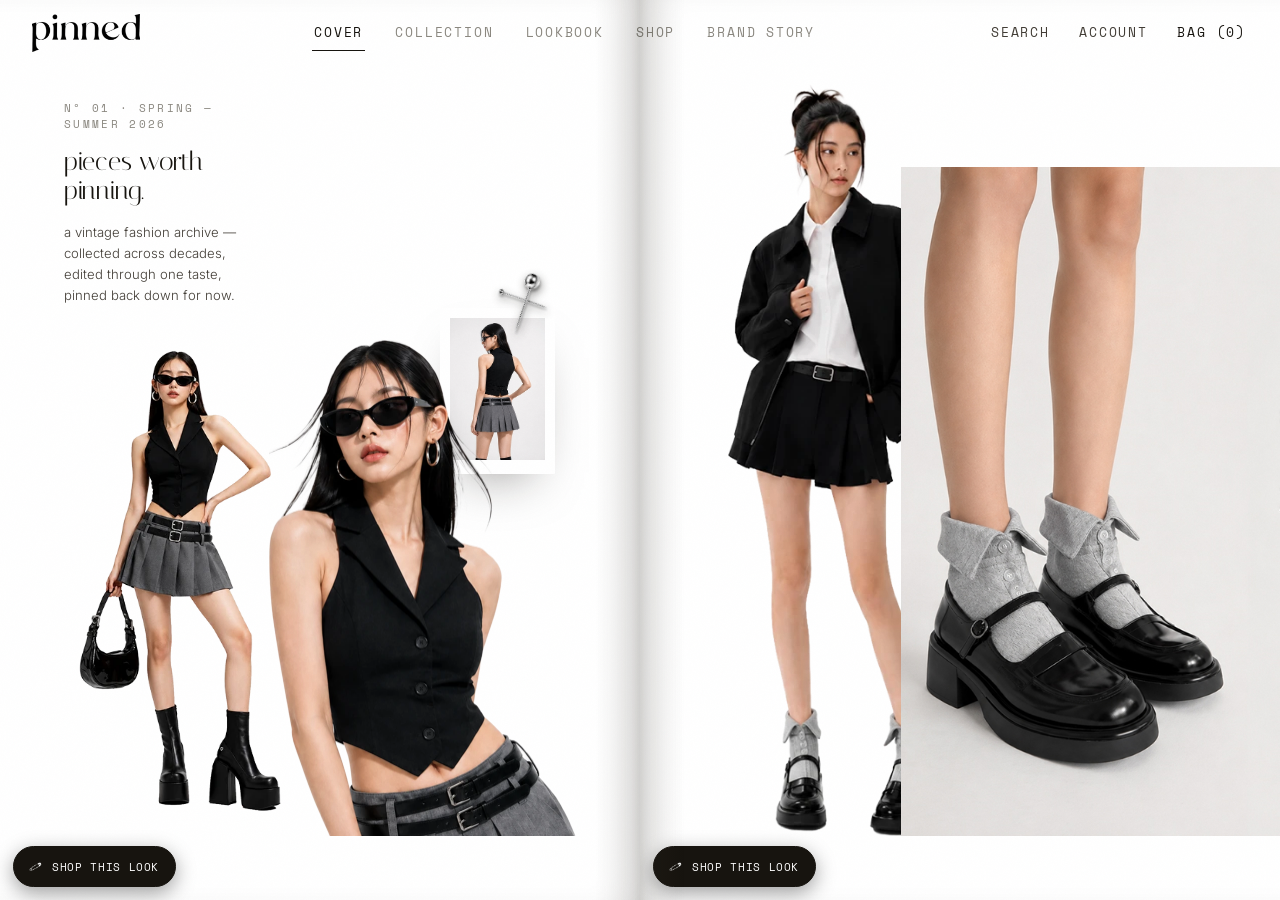
<file: index.html>
<!DOCTYPE html>
<html lang="en">
<head>
  <meta charset="UTF-8" />
  <meta name="viewport" content="width=device-width, initial-scale=1.0" />
  <title>pinned — pieces worth pinning.</title>
  <meta name="description" content="pinned — a vintage fashion archive, edited for now. a book you flip through." />
  <link rel="preconnect" href="https://fonts.googleapis.com" />
  <link rel="preconnect" href="https://fonts.gstatic.com" crossorigin />
  <link href="https://fonts.googleapis.com/css2?family=Italiana&family=Inter:wght@300;400;500&family=Space+Mono:wght@400;700&display=swap" rel="stylesheet" />
  <link rel="stylesheet" href="assets/css/styles.css" />
</head>
<body>
  <div class="progress" aria-hidden="true"><span id="progressBar"></span></div>

  <!-- masthead -->
  <header class="masthead">
    <a class="wordmark" href="#" id="goCover" aria-label="pinned — home">
      <img src="assets/img/pinned%20logo%201.svg" alt="pinned" />
    </a>
    <button class="hamburger" id="hamburgerBtn" aria-label="open menu" aria-expanded="false" aria-controls="mastheadNav">
      <span></span><span></span><span></span>
    </button>
    <div class="masthead-nav" id="mastheadNav">
      <nav class="gnb" id="gnb" aria-label="primary">
        <button data-spread="0">cover</button>
        <button data-spread="1">collection</button>
        <button data-spread="2">lookbook</button>
        <button data-spread="3">shop</button>
        <button data-spread="4">brand story</button>
      </nav>
      <div class="mast-right">
        <button class="mast-tool" id="navSearch">search</button>
        <a class="mast-tool" id="navAccount" href="login.html">account</a>
        <button class="mast-tool bag" id="openBoard" aria-haspopup="dialog">bag (<span id="boardCount">0</span>)</button>
      </div>
    </div>
  </header>

  <!-- =================================================================
       THE BOOK — pages authored here in reading order, then JS builds
       them into flippable leaves (or a vertical stack on small screens).
       ================================================================= -->
  <div class="book-scroll" id="bookScroll">
    <div class="book-stage">
      <div class="book" id="book" aria-label="pinned — flip through the archive"></div>
    </div>
  </div>

  <!-- page source (moved into the book by JS) -->
  <div id="pageSource" hidden>

    <!-- P0 · inside front — now the cover content -->
    <div class="page-face cover">
      <div class="cover-split">
        <div class="cover-left">
          <p class="issue-line" id="issueLine"></p>
          <h1 class="cover-title">pieces worth pinning.</h1>
          <p class="cover-sub">a vintage fashion archive — collected across decades,
            edited through one taste, pinned back down for now.</p>
          <figure class="cover-full-shot">
            <img src="assets/img/p1_model%20shot_full.webp" alt="full look — black halter vest, pleated mini skirt, platform boots" />
          </figure>
        </div>
        <div class="cover-right">
          <figure class="cover-big-shot">
            <img src="assets/img/p1_modelshot_big.webp" alt="new arrival, close up" />
          </figure>
          <figure class="cover-back-shot">
            <img class="cover-back-pin" src="assets/img/pin.webp" alt="" aria-hidden="true" />
            <img src="assets/img/p1%20model%20shot_back.jpg" alt="back view" />
          </figure>
        </div>
      </div>

    </div>

    <!-- P1 · cover — summer collection, companion spread -->
    <div class="page-face cover">
      <div class="mag-stage">
        <figure class="mag-model-shot">
          <img src="assets/img/socks%20model_%201.webp" alt="full look — black jacket, white shirt, pleated shorts, mary jane loafers" />
        </figure>
        <figure class="mag-close-shot">
          <img src="assets/img/socks%20close%20up.jpg" alt="mary jane loafers and collar socks, detail" />
        </figure>
      </div>
    </div>

    <!-- P2 · collection — look 01 -->
    <div class="page-face collection-page">
      <figure class="collection-shot">
        <img src="assets/img/collection%20white.jpg" alt="cream ruffle blouse, black shorts, heart-pattern socks" />
      </figure>
    </div>

    <!-- P3 · collection — look 02 -->
    <div class="page-face collection-page">
      <figure class="collection-shot">
        <img src="assets/img/collection%20red.webp" alt="red cutout top, khaki cargo mini skirt, heart charm" />
      </figure>
    </div>

    <!-- P4 · look picker — hero shot + spec panel + filmstrip -->
    <div class="page-face lookbook-page">
      <div class="lookbook-hero">
        <img id="lookbookHeroImg" src="" alt="" />
        <img id="lookbookHeroFull" class="lookbook-hero-full" src="" alt="" aria-hidden="true" />
      </div>
      <div class="lookbook-info">
        <div class="lookbook-kicker-row">
          <p class="kicker" id="lookbookKicker">look 01</p>
          <img class="lookbook-pin" src="assets/img/pin%202.webp" alt="" aria-hidden="true" />
        </div>
        <h2 class="lookbook-name" id="lookbookName"></h2>
        <hr class="lookbook-rule" />
        <p class="lookbook-desc" id="lookbookDesc"></p>
        <dl class="lookbook-specs">
          <div><dt>color</dt><dd id="lookbookColor"></dd></div>
          <div><dt>fabric</dt><dd id="lookbookFabric"></dd></div>
          <div><dt>size</dt><dd id="lookbookSize"></dd></div>
        </dl>
      </div>
      <div class="lookbook-filmstrip" id="lookbookFilmstrip"></div>
    </div>

    <!-- P5 · every photographed angle, laid out flat, plus the detail crops -->
    <div class="page-face lookbook-angles-page">
      <div class="lookbook-jump" id="lookbookJump"></div>
      <div class="lookbook-angles-row" id="lookbookAnglesRow"></div>
      <div class="lookbook-details">
        <p class="lookbook-details-heading">details</p>
        <div class="lookbook-details-row" id="lookbookDetailsRow"></div>
      </div>
    </div>

    <!-- P6 · shop — intro, filters, featured piece -->
    <div class="page-face shop-page">
      <h1 class="shop-title">shop</h1>
      <div class="shop-filters" id="shopFilters" role="tablist" aria-label="filter shop"></div>
      <div class="shop-filter-groups" id="shopFilterGroups">
        <div class="shop-filter-group" data-filter="color">
          <button class="shop-filter-group-head" type="button"><span>color</span><span class="shop-filter-toggle">+</span></button>
          <div class="shop-filter-options" id="shopColorOptions"></div>
        </div>
        <div class="shop-filter-group" data-filter="size">
          <button class="shop-filter-group-head" type="button"><span>size</span><span class="shop-filter-toggle">+</span></button>
          <div class="shop-filter-options" id="shopSizeOptions"></div>
        </div>
        <div class="shop-filter-group" data-filter="price">
          <button class="shop-filter-group-head" type="button"><span>price</span><span class="shop-filter-toggle">+</span></button>
          <div class="shop-filter-options" id="shopPriceOptions"></div>
        </div>
      </div>
    </div>

    <!-- P7 · shop grid -->
    <div class="page-face shop-grid-page">
      <div class="shop-grid" id="shopGrid"></div>
      <div class="shop-pagination" id="shopPagination"></div>
    </div>

    <!-- P8 · brand story — photo + pull quote -->
    <div class="page-face story-photo-page">
      <figure class="story-photo">
        <img src="assets/img/brand%20story%20model.webp" alt="pinned — archive, worn honestly" />
      </figure>
    </div>

    <!-- P9 · brand story — copy -->
    <div class="page-face pad">
      <p class="kicker story-kicker">brand story</p>
      <p class="story-lede">PINNED는 매 시즌 서로 잘 어울리는 아이템을 골라,<br>하나의 룩으로 소개하는 패션 아카이브입니다.</p>
      <p class="story-lede">좋아하는 아이템을 모아,<br>오래 기억하고 싶은 하나의 룩으로 남깁니다.</p>
      <div class="story-tagline">
        <p>A FASHION ARCHIVE.</p>
        <p>PIECES WORTH PINNING.</p>
        <img class="story-tagline-pin" src="assets/img/pin%202.webp" alt="" aria-hidden="true" />
      </div>
    </div>

  </div>

  <!-- PRODUCT DETAIL OVERLAY -->
  <div class="overlay" id="detailOverlay" role="dialog" aria-modal="true" aria-labelledby="detailName" hidden>
    <div class="overlay-scrim" data-close></div>
    <article class="detail-card">
      <button class="overlay-close" data-close aria-label="close">×</button>
      <div class="detail-plate">
        <figure class="pinned-photo tone-fog" id="detailFigure">
          <div class="plate-fill" id="detailPlate"></div>
          <figcaption id="detailCaption"></figcaption>
        </figure>
      </div>
      <div class="detail-body">
        <p class="detail-house" id="detailHouse"></p>
        <h3 class="detail-name" id="detailName"></h3>
        <p class="detail-era" id="detailEra"></p>
        <p class="detail-note" id="detailNote"></p>
        <dl class="detail-specs" id="detailSpecs"></dl>
        <div class="detail-size">
          <p class="detail-size-label">size</p>
          <div class="size-select" id="detailSizeSelect"></div>
        </div>
        <div class="detail-foot">
          <span class="detail-price" id="detailPrice"></span>
          <div class="detail-actions">
            <button class="cta pin-btn" id="detailPin">pin this piece</button>
            <button class="cta solid" id="detailBuy">buy now</button>
          </div>
        </div>
      </div>
    </article>
  </div>

  <!-- PINNED BOARD SLIDE-OVER -->
  <div class="board-panel" id="boardPanel" role="dialog" aria-modal="true" aria-label="bag" hidden>
    <div class="board-scrim" data-board-close></div>
    <aside class="board-sheet">
      <header class="board-header">
        <div>
          <p class="kicker">bag</p>
        </div>
        <button class="overlay-close" data-board-close aria-label="close board">×</button>
      </header>
      <div class="board-body" id="boardBody"></div>
      <footer class="board-footer" id="boardFooter"></footer>
    </aside>
  </div>

  <!-- SEARCH DROPDOWN -->
  <div class="search-panel" id="searchPanel" role="dialog" aria-modal="true" aria-label="search" hidden>
    <div class="search-scrim" data-search-close></div>
    <div class="search-sheet">
      <div class="search-inner">
        <div class="search-bar-row">
          <span class="search-icon" aria-hidden="true"><svg viewBox="0 0 24 24"><circle cx="10.5" cy="10.5" r="6.5" /><line x1="15.5" y1="15.5" x2="21" y2="21" /></svg></span>
          <input type="text" id="searchInput" class="search-input" placeholder="search by name, color, category…" autocomplete="off" />
          <button class="search-close" data-search-close aria-label="close search">×</button>
        </div>
        <div class="search-body" id="searchBody"></div>
      </div>
    </div>
  </div>

  <div class="toast" id="toast" role="status" aria-live="polite"></div>

  <script src="assets/js/data.js"></script>
  <script src="assets/js/silhouettes.js"></script>
  <script src="assets/js/app.js"></script>
</body>
</html>
</file>
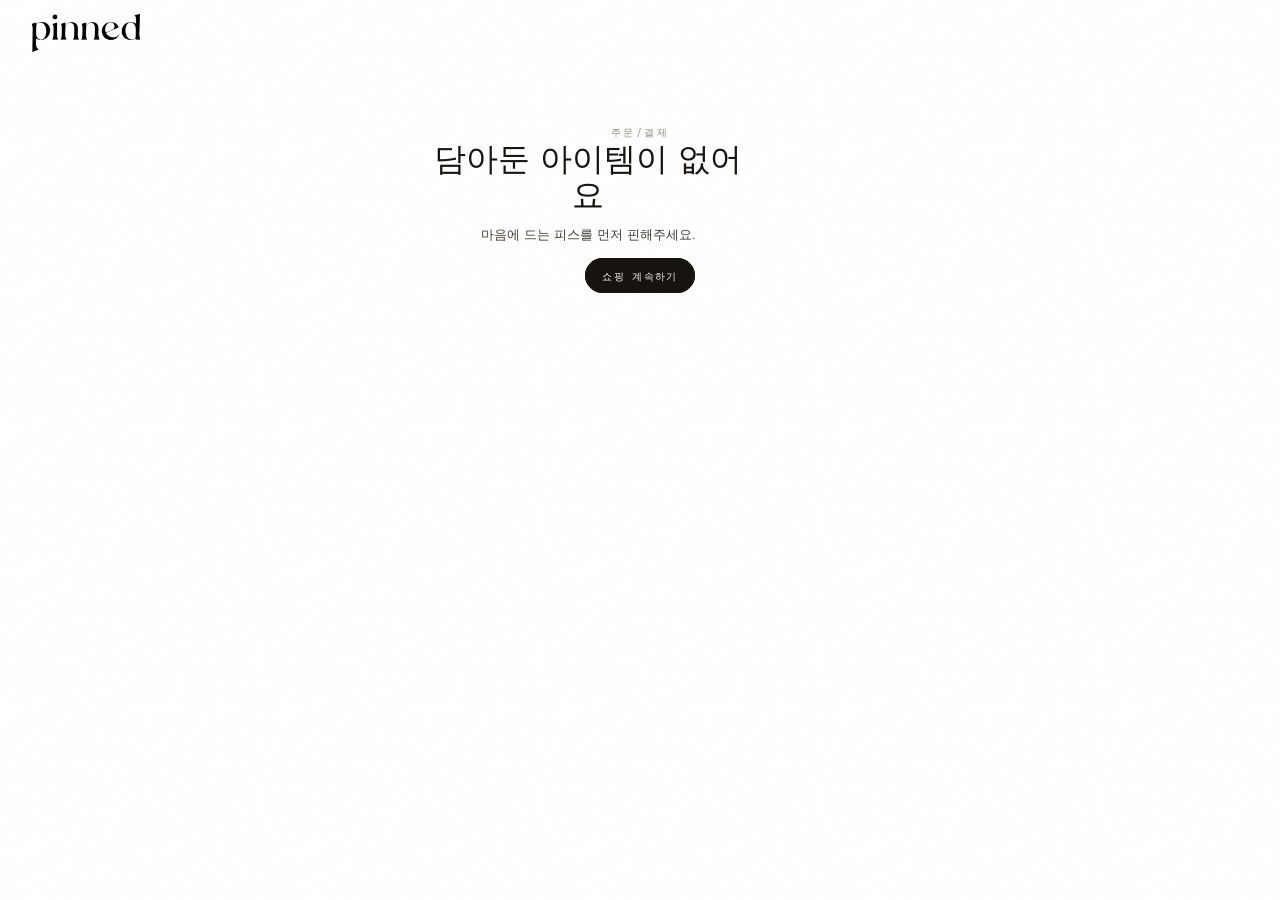
<file: checkout.html>
<!DOCTYPE html>
<html lang="ko">
<head>
  <meta charset="UTF-8" />
  <meta name="viewport" content="width=device-width, initial-scale=1.0" />
  <title>주문/결제 — pinned</title>
  <meta name="description" content="pinned 주문/결제 — 담아둔 아이템을 확인하고 결제를 진행하세요." />
  <link rel="preconnect" href="https://fonts.googleapis.com" />
  <link rel="preconnect" href="https://fonts.gstatic.com" crossorigin />
  <link href="https://fonts.googleapis.com/css2?family=Italiana&family=Inter:wght@300;400;500&family=Space+Mono:wght@400;700&display=swap" rel="stylesheet" />
  <link rel="stylesheet" href="assets/css/styles.css" />
</head>
<body>
  <header class="masthead">
    <a class="wordmark" href="index.html" aria-label="pinned — home">
      <img src="assets/img/pinned%20logo%201.svg" alt="pinned" />
    </a>
  </header>

  <main class="checkout-main">
    <div class="checkout-wrap" id="checkoutWrap"></div>
  </main>

  <div class="toast" id="toast" role="status" aria-live="polite"></div>

  <script src="assets/js/data.js"></script>
  <script>
    (function () {
      "use strict";
      const DATA = window.PINNED_DATA;
      const { pieces } = DATA;
      const byId = (id) => pieces.find((p) => p.id === id);
      const $ = (s, r = document) => r.querySelector(s);
      const $$ = (s, r = document) => [...r.querySelectorAll(s)];
      const money = (n) => `${n.toLocaleString()}원`;

      const STORE = "pinned.board.v1";
      const QTY_STORE = "pinned.board.qty.v1";
      const getPins = () => { try { return JSON.parse(localStorage.getItem(STORE)) || []; } catch { return []; } };
      const getQtyMap = () => { try { return JSON.parse(localStorage.getItem(QTY_STORE)) || {}; } catch { return {}; } };
      const getQty = (id) => getQtyMap()[id] || 1;

      const SHIPPING_FEE = 3000;
      const FREE_SHIPPING_MIN = 50000;

      let toastTimer;
      function toast(msg) {
        const t = $("#toast");
        t.textContent = msg; t.classList.add("show");
        clearTimeout(toastTimer);
        toastTimer = setTimeout(() => t.classList.remove("show"), 2200);
      }

      const wrap = $("#checkoutWrap");

      function renderEmpty() {
        wrap.innerHTML = `
          <div class="checkout-empty">
            <p class="kicker">주문/결제</p>
            <h1 class="page-head">담아둔 아이템이 없어요</h1>
            <p class="body">마음에 드는 피스를 먼저 핀해주세요.</p>
            <a class="cta solid" href="index.html">쇼핑 계속하기</a>
          </div>`;
      }

      function renderCheckout() {
        const list = getPins().map(byId).filter(Boolean);
        if (!list.length) { renderEmpty(); return; }

        const subtotal = list.reduce((s, p) => s + p.price * getQty(p.id), 0);
        const shipping = subtotal >= FREE_SHIPPING_MIN ? 0 : SHIPPING_FEE;
        const discount = list.length >= 2 ? Math.round(subtotal * 0.05) : 0;
        const total = subtotal + shipping - discount;

        wrap.innerHTML = `
          <p class="kicker">checkout</p>
          <h1 class="page-head">주문/결제</h1>
          <div class="checkout-grid">
            <section class="checkout-left">
              <h2 class="checkout-section-title">주문 상품 (${list.length})</h2>
              <div class="checkout-items">
                ${list.map((p) => `
                  <div class="board-row">
                    <div class="board-thumb ${p.image ? "photo-real" : `tone-${p.tone}`}">
                      ${p.image ? `<div class="plate-fill photo"><img src="${p.image}" alt="${p.name}" /></div>` : ""}
                    </div>
                    <div class="board-info">
                      <h4>${p.name}</h4>
                      <p class="board-meta">size / ${p.size} · qty / ${getQty(p.id)}</p>
                    </div>
                    <div class="board-row-side">
                      <div class="bprice">${money(p.price * getQty(p.id))}</div>
                    </div>
                  </div>`).join("")}
              </div>

              <h2 class="checkout-section-title">배송 정보</h2>
              <form class="login-form checkout-form" id="shippingForm">
                <div class="checkout-form-row">
                  <label>받는 사람<input type="text" id="shipName" required autocomplete="name" /></label>
                  <label>연락처<input type="tel" id="shipPhone" required autocomplete="tel" placeholder="010-0000-0000" /></label>
                </div>
                <label>배송 주소<input type="text" id="shipAddress" required autocomplete="street-address" /></label>
                <label>배송 메모 (선택)<input type="text" id="shipMemo" placeholder="예: 부재 시 경비실에 맡겨주세요" /></label>
              </form>

              <h2 class="checkout-section-title">결제 수단</h2>
              <div class="payment-options" id="paymentOptions">
                <label class="payment-option"><input type="radio" name="pay" value="card" checked /> 신용·체크카드</label>
                <label class="payment-option"><input type="radio" name="pay" value="kakao" /> 카카오페이</label>
                <label class="payment-option"><input type="radio" name="pay" value="naver" /> 네이버페이</label>
              </div>
            </section>

            <aside class="checkout-right">
              <div class="checkout-summary-card">
                <div class="board-summary">
                  <div class="board-summary-row"><span>subtotal</span><span>${money(subtotal)}</span></div>
                  <div class="board-summary-row"><span>shipping</span><span>${shipping === 0 ? "free" : money(shipping)}</span></div>
                  ${discount > 0 ? `<div class="board-summary-row"><span>discount</span><span>-${money(discount)}</span></div>` : ""}
                </div>
                <div class="board-total"><span class="lbl">total</span><span class="val">${money(total)}</span></div>
                <button type="button" class="cta solid" style="width:100%" id="placeOrderBtn">결제하기</button>
                <a class="board-continue" href="index.html">쇼핑 계속하기</a>
              </div>
            </aside>
          </div>`;

        $("#placeOrderBtn").addEventListener("click", () => {
          const form = $("#shippingForm");
          if (!form.reportValidity()) { toast("배송 정보를 입력해주세요"); return; }
          const pay = $("input[name=pay]:checked", $("#paymentOptions")).value;
          const payLabel = { card: "신용·체크카드", kakao: "카카오페이", naver: "네이버페이" }[pay];
          renderSuccess(total, payLabel);
          localStorage.removeItem(STORE);
          localStorage.removeItem(QTY_STORE);
        });
      }

      function renderSuccess(total, payLabel) {
        const orderNo = `PN${Date.now().toString().slice(-8)}`;
        wrap.innerHTML = `
          <div class="checkout-success">
            <p class="kicker">order complete</p>
            <h1 class="page-head">주문이 완료됐어요</h1>
            <p class="body">데모 결제라 실제로 청구되지는 않아요 — 그래도 취향은 진짜예요.</p>
            <dl class="detail-specs checkout-success-specs">
              <dt>주문번호</dt><dd>${orderNo}</dd>
              <dt>결제수단</dt><dd>${payLabel}</dd>
              <dt>결제금액</dt><dd>${money(total)}</dd>
            </dl>
            <a class="cta solid" href="index.html">쇼핑 계속하기</a>
          </div>`;
      }

      renderCheckout();
    })();
  </script>
</body>
</html>
</file>
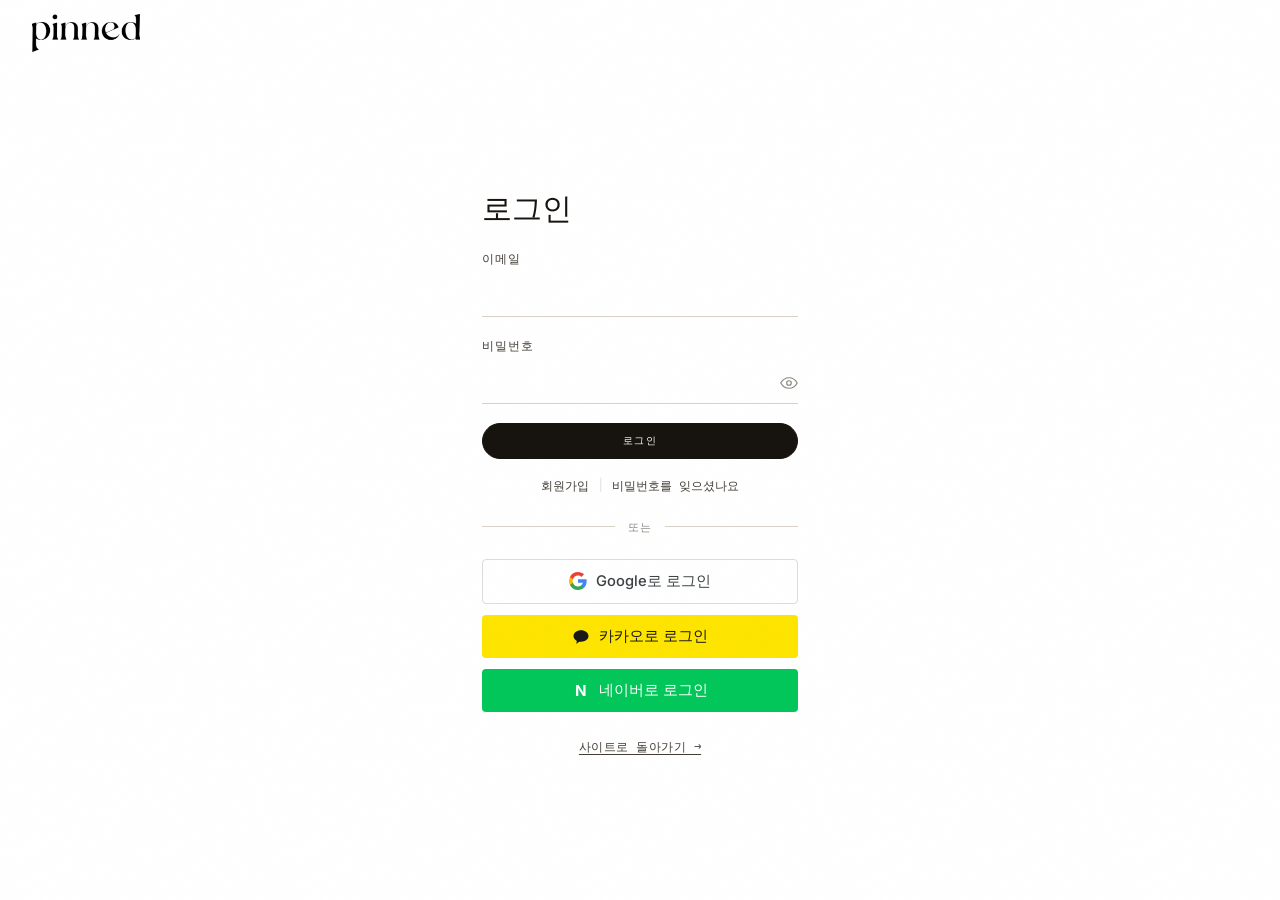
<file: login.html>
<!DOCTYPE html>
<html lang="ko">
<head>
  <meta charset="UTF-8" />
  <meta name="viewport" content="width=device-width, initial-scale=1.0" />
  <title>로그인 — pinned</title>
  <meta name="description" content="pinned 로그인 — 시즌마다 새로 소개하는 패션 아카이브." />
  <link rel="preconnect" href="https://fonts.googleapis.com" />
  <link rel="preconnect" href="https://fonts.gstatic.com" crossorigin />
  <link href="https://fonts.googleapis.com/css2?family=Italiana&family=Inter:wght@300;400;500&family=Space+Mono:wght@400;700&display=swap" rel="stylesheet" />
  <link rel="stylesheet" href="assets/css/styles.css" />
</head>
<body>
  <header class="masthead">
    <a class="wordmark" href="index.html" aria-label="pinned — home">
      <img src="assets/img/pinned%20logo%201.svg" alt="pinned" />
    </a>
  </header>

  <main class="login-page-main">
    <article class="login-card" id="loginCard"></article>
  </main>

  <div class="toast" id="toast" role="status" aria-live="polite"></div>

  <script>
    (function () {
      "use strict";
      const ACCOUNT_STORE = "pinned.account.v1";
      const $ = (s) => document.querySelector(s);
      const $$ = (s) => [...document.querySelectorAll(s)];
      const getAccount = () => { try { return JSON.parse(localStorage.getItem(ACCOUNT_STORE)); } catch { return null; } };
      const saveAccount = (a) => localStorage.setItem(ACCOUNT_STORE, JSON.stringify(a));
      const clearAccount = () => localStorage.removeItem(ACCOUNT_STORE);

      let toastTimer;
      function toast(msg) {
        const t = $("#toast");
        t.textContent = msg; t.classList.add("show");
        clearTimeout(toastTimer);
        toastTimer = setTimeout(() => t.classList.remove("show"), 2200);
      }

      const EYE_OPEN = `<svg viewBox="0 0 24 24"><path d="M1 12s4-7 11-7 11 7 11 7-4 7-11 7-11-7-11-7z"/><circle cx="12" cy="12" r="3"/></svg>`;
      const EYE_OFF = `<svg viewBox="0 0 24 24"><path d="M17.94 17.94A10.94 10.94 0 0 1 12 19c-7 0-11-7-11-7a21.8 21.8 0 0 1 5.06-5.94M9.9 4.24A10.94 10.94 0 0 1 12 4c7 0 11 7 11 7a21.8 21.8 0 0 1-2.94 3.94M14.12 14.12a3 3 0 1 1-4.24-4.24"/><line x1="1" y1="1" x2="23" y2="23"/></svg>`;

      const card = $("#loginCard");

      function render() {
        const account = getAccount();
        if (account) {
          card.innerHTML = `
            <div class="login-signed-in">
              <h1 class="page-head">다시 오셨네요.</h1>
              <p class="body"><strong>${account.email}</strong>(으)로 로그인되어 있어요.</p>
              <button class="cta solid" style="width:100%" id="signOutBtn">로그아웃</button>
              <a class="board-continue" href="index.html">사이트로 돌아가기 →</a>
            </div>`;
          $("#signOutBtn").addEventListener("click", () => { clearAccount(); render(); });
        } else {
          card.innerHTML = `
            <h1 class="page-head">로그인</h1>
            <form id="loginForm" class="login-form">
              <label>이메일<input type="email" id="loginEmail" required autocomplete="email" /></label>
              <label>비밀번호
                <div class="password-field">
                  <input type="password" id="loginPassword" required autocomplete="current-password" />
                  <button type="button" class="password-toggle" id="pwToggle" aria-label="비밀번호 표시">${EYE_OPEN}</button>
                </div>
              </label>
              <button type="submit" class="cta solid" style="width:100%">로그인</button>
            </form>
            <div class="login-links">
              <button type="button" id="signupLink">회원가입</button>
              <span class="login-links-sep">|</span>
              <button type="button" id="forgotLink">비밀번호를 잊으셨나요</button>
            </div>
            <div class="login-divider"><span>또는</span></div>
            <div class="social-login">
              <button type="button" class="social-btn social-google" data-social="google">
                <svg viewBox="0 0 18 18" aria-hidden="true">
                  <path fill="#4285F4" d="M17.64 9.2c0-.637-.057-1.251-.164-1.84H9v3.481h4.844a4.14 4.14 0 0 1-1.796 2.716v2.259h2.908c1.702-1.567 2.684-3.874 2.684-6.615z"/>
                  <path fill="#34A853" d="M9 18c2.43 0 4.467-.806 5.956-2.18l-2.908-2.259c-.806.54-1.837.86-3.048.86-2.344 0-4.328-1.584-5.036-3.711H.957v2.332A8.997 8.997 0 0 0 9 18z"/>
                  <path fill="#FBBC05" d="M3.964 10.71A5.41 5.41 0 0 1 3.682 9c0-.593.102-1.17.282-1.71V4.958H.957A8.996 8.996 0 0 0 0 9c0 1.452.348 2.827.957 4.042l3.007-2.332z"/>
                  <path fill="#EA4335" d="M9 3.58c1.321 0 2.508.454 3.44 1.345l2.582-2.58C13.463.891 11.426 0 9 0A8.997 8.997 0 0 0 .957 4.958L3.964 7.29C4.672 5.163 6.656 3.58 9 3.58z"/>
                </svg>
                Google로 로그인
              </button>
              <button type="button" class="social-btn social-kakao" data-social="kakao">
                <svg viewBox="0 0 24 24" aria-hidden="true">
                  <path fill="#191919" d="M12 3C6.477 3 2 6.463 2 10.75c0 2.734 1.815 5.14 4.547 6.51-.2.75-.727 2.717-.833 3.14-.13.523.19.516.4.375.166-.11 2.64-1.795 3.71-2.53.71.104 1.44.157 2.176.157 5.523 0 10-3.463 10-7.652C22 6.463 17.523 3 12 3z"/>
                </svg>
                카카오로 로그인
              </button>
              <button type="button" class="social-btn social-naver" data-social="naver">
                <span class="social-icon">N</span>
                네이버로 로그인
              </button>
            </div>
            <a class="board-continue" href="index.html">사이트로 돌아가기 →</a>`;
          $("#loginForm").addEventListener("submit", (e) => {
            e.preventDefault();
            const email = $("#loginEmail").value.trim();
            if (!email) return;
            saveAccount({ email });
            window.location.href = "index.html";
          });
          $$(".social-btn").forEach((btn) => btn.addEventListener("click", () => {
            saveAccount({ email: `you@${btn.dataset.social}.com`, provider: btn.dataset.social });
            window.location.href = "index.html";
          }));
          $("#pwToggle").addEventListener("click", () => {
            const input = $("#loginPassword");
            const showing = input.type === "text";
            input.type = showing ? "password" : "text";
            $("#pwToggle").innerHTML = showing ? EYE_OPEN : EYE_OFF;
          });
          $("#signupLink").addEventListener("click", () => toast("이메일만 입력하면 자동으로 계정이 만들어져요"));
          $("#forgotLink").addEventListener("click", () => toast("데모라 비밀번호는 아무거나 입력해도 로그인돼요"));
        }
      }
      render();
    })();
  </script>
</body>
</html>
</file>
<file: assets/css/styles.css>
/* =====================================================================
   pinned — a fashion archive you flip through
   3D page-turning book · off-white paper · blush + fog · safety pins
   ===================================================================== */

:root {
  --paper:      #ffffff;
  --paper-2:    #ffffff;
  --paper-edge: #ececec;   /* page edge / stack */
  --ink:        #17140f;
  --ink-soft:   #423d36;
  --muted:      #8b8880;
  --hair:       #d8d2c7;
  --blush:      #e7cfc9;
  --blush-deep: #c99e97;
  --fog:        #c8ccce;
  --graphite:   #6f7175;
  --silver:     #c7c9cd;

  --serif: "Italiana", "Didot", "Times New Roman", Georgia, serif;
  --sans: "Inter", system-ui, -apple-system, sans-serif;
  --mono: "Space Mono", ui-monospace, monospace;
  --ease: cubic-bezier(.22, .61, .28, 1);
}

* { box-sizing: border-box; }
html { scroll-behavior: auto; overflow-x: hidden; }
body {
  margin: 0;
  background: #ffffff;   /* the desk the book sits on */
  color: var(--ink);
  font-family: var(--sans);
  font-weight: 300;
  line-height: 1.5;
  -webkit-font-smoothing: antialiased;
}
body.mode-flip { overflow: hidden; height: 100vh; }

/* paper grain across the whole desk */
body::before {
  content: ""; position: fixed; inset: 0; pointer-events: none; z-index: 900;
  opacity: .5; mix-blend-mode: multiply;
  background-image: url("data:image/svg+xml,%3Csvg xmlns='http://www.w3.org/2000/svg' width='140' height='140'%3E%3Cfilter id='n'%3E%3CfeTurbulence type='fractalNoise' baseFrequency='.9' numOctaves='2' stitchTiles='stitch'/%3E%3C/filter%3E%3Crect width='100%25' height='100%25' filter='url(%23n)' opacity='.045'/%3E%3C/svg%3E");
}

a { color: inherit; text-decoration: none; }
button { font-family: inherit; cursor: pointer; }

/* ---- shared atoms ------------------------------------------------ */
.kicker { font-family: var(--mono); font-size: .6rem; letter-spacing: .26em; text-transform: uppercase; color: var(--muted); margin: 0 0 .9rem; }
.tagline { font-family: var(--serif); font-style: normal; letter-spacing: .01em; }
.body { font-size: .82rem; line-height: 1.65; color: var(--ink-soft); margin: 0 0 1rem; }
.folio-note { font-family: var(--mono); font-size: .6rem; letter-spacing: .1em; color: var(--blush-deep); margin-top: 1.2rem; }
.colo-line { font-family: var(--mono); font-size: .64rem; letter-spacing: .04em; color: var(--ink-soft); margin: .18rem 0; }
.colo-line.muted { color: var(--muted); }

/* ---- progress hairline + masthead -------------------------------- */
.progress { position: fixed; top: 0; left: 0; right: 0; height: 2px; z-index: 1000; }
.progress span { display: block; height: 100%; width: 0%; background: linear-gradient(90deg, var(--blush-deep), var(--ink)); transition: width .12s linear; }

.masthead {
  position: fixed; top: 0; left: 0; right: 0; z-index: 800;
  display: flex; align-items: center; justify-content: space-between;
  padding: .9rem clamp(1rem, 3vw, 2rem);
  mix-blend-mode: multiply; pointer-events: none;
}
.masthead a, .masthead button { pointer-events: auto; }
.wordmark { display: inline-flex; align-items: center; }
.wordmark img { height: clamp(28px, 3.4vw, 38px); width: auto; display: block; }
/* GNB — one item per spread; active follows the page you're on */
.gnb { display: flex; align-items: center; gap: clamp(1rem, 2.2vw, 2rem); }
.gnb button {
  font-family: var(--mono); font-size: .8rem; letter-spacing: .14em; text-transform: uppercase;
  background: none; border: none; padding: 8px 2px; color: var(--muted); cursor: pointer;
  border-bottom: 1px solid transparent; transition: color .3s, border-color .3s;
}
.gnb button:hover { color: var(--ink); }
.gnb button.active { color: var(--ink); border-color: var(--ink); }
.mast-right { display: flex; align-items: center; gap: clamp(1rem, 2vw, 1.8rem); }
.mast-tool {
  font-family: var(--mono); font-size: .8rem; letter-spacing: .14em; text-transform: uppercase;
  background: none; border: none; padding: 8px 2px; color: var(--ink-soft); cursor: pointer;
  border-bottom: 1px solid transparent; transition: color .3s, border-color .3s;
}
.mast-tool:hover { color: var(--ink); }
.mast-tool.bag { color: var(--ink); }
.board-count { font-variant-numeric: tabular-nums; }

/* mobile menu — .masthead-nav is `display:contents` on desktop so gnb and
   mast-right keep participating directly in the masthead's flex layout;
   on mobile it becomes a real full-screen overlay toggled by .hamburger */
.masthead-nav { display: contents; }
.hamburger { display: none; }

@media (max-width: 820px) {
  .hamburger {
    display: flex; flex-direction: column; justify-content: center; align-items: flex-end; gap: 5px;
    width: 32px; height: 32px; background: none; border: none; cursor: pointer; position: relative; z-index: 950;
  }
  .hamburger span { display: block; width: 100%; height: 1.5px; background: var(--ink); transition: transform .3s var(--ease), opacity .3s var(--ease); }
  .hamburger[aria-expanded="true"] span:nth-child(1) { transform: translateY(6.5px) rotate(45deg); }
  .hamburger[aria-expanded="true"] span:nth-child(2) { opacity: 0; }
  .hamburger[aria-expanded="true"] span:nth-child(3) { transform: translateY(-6.5px) rotate(-45deg); }

  /* .masthead itself uses mix-blend-mode: multiply so the wordmark reads
     over any photo beneath it — but that blend applies to this whole
     subtree, so a solid white menu panel nested inside it still shows
     the page through as if it were transparent. Reset it on .masthead
     while the menu is open (harmless — the full-screen panel covers it). */
  .masthead.menu-open { mix-blend-mode: normal; }

  .masthead-nav {
    display: flex; flex-direction: column; align-items: center; justify-content: center; gap: 2.4rem;
    position: fixed; inset: 0; z-index: 900; background: var(--paper);
    transform: translateX(100%); transition: transform .4s var(--ease); pointer-events: none;
  }
  .masthead-nav.open { transform: translateX(0); pointer-events: auto; }
  .masthead-nav .gnb { flex-direction: column; gap: 1.7rem; }
  .masthead-nav .gnb button {
    font-size: 1.05rem; color: var(--ink-soft); padding: .6rem 1.4rem; border-radius: 100px; border-bottom: none;
  }
  .masthead-nav .gnb button:hover, .masthead-nav .gnb button:active { color: var(--ink); background: var(--paper-edge); }
  .masthead-nav .gnb button.active { background: var(--paper-edge); }
  .masthead-nav .mast-right { flex-direction: column; align-items: center; gap: 1.3rem; }
  .masthead-nav .mast-tool { padding: .6rem 1.4rem; border-radius: 100px; border-bottom: none; }
  .masthead-nav .mast-tool:hover, .masthead-nav .mast-tool:active { background: var(--paper-edge); }
}

/* =====================================================================
   BOOK — sticky stage + tall scroll track drive the page turns
   ===================================================================== */
.book-scroll { position: relative; width: 100%; }
.book-stage {
  position: sticky; top: 0; height: 100vh;
  display: grid; place-items: center;
  padding: 0;
}
.book {
  position: relative;
  /* 100% of body, not 100vw — vw includes a classic (non-overlay) vertical
     scrollbar's width, which body's own box does not, so 100vw can render
     a few px wider than the actually-visible area and get clipped/pushed
     off-screen on the side. */
  width: 100%;
  height: 100vh;
  perspective: 3000px;
  transform-style: preserve-3d;
}
/* spine gutter down the centre of the full-bleed spread */
.book::after {
  content: ""; position: absolute; top: 0; bottom: 0; left: 50%; width: 90px;
  transform: translateX(-50%); z-index: 60; pointer-events: none;
  background: linear-gradient(90deg, transparent, rgba(80,72,60,.07) 42%, rgba(80,72,60,.11) 50%, rgba(80,72,60,.07) 58%, transparent);
}

/* base pages sit under the leaves */
.page-base {
  position: absolute; top: 0; height: 100%; width: 50%;
  background: var(--paper); overflow: hidden; z-index: 1;
}
.page-base.left { left: 0; box-shadow: inset -30px 0 44px -34px rgba(23,20,15,.3); }
.page-base.right { right: 0; box-shadow: inset 30px 0 44px -34px rgba(23,20,15,.3); }

/* a leaf = one sheet with a front and a back, hinged at the spine */
.leaf {
  position: absolute; top: 0; left: 50%; width: 50%; height: 100%;
  transform-origin: left center;
  transform-style: preserve-3d;
  will-change: transform;
  --f: 0;
}
.leaf-face {
  position: absolute; inset: 0;
  background: var(--paper);
  overflow: hidden;
  backface-visibility: hidden;
}
.leaf-face.front { box-shadow: inset 30px 0 44px -34px rgba(23,20,15,.28); z-index: 2; }
.leaf-face.back  { transform: rotateY(180deg); box-shadow: inset -30px 0 44px -34px rgba(23,20,15,.28); }
/* shading that deepens while a page is mid-turn */
.leaf-face::after {
  content: ""; position: absolute; inset: 0; pointer-events: none; z-index: 40;
  background: linear-gradient(90deg, rgba(23,20,15,.32), transparent 34%);
}
.leaf-face.front::after { opacity: var(--f); }
.leaf-face.back::after  { background: linear-gradient(-90deg, rgba(23,20,15,.28), transparent 34%); opacity: calc(1 - var(--f)); }

/* =====================================================================
   PAGE CONTENT
   ===================================================================== */
.page-face {
  position: relative; width: 100%; height: 100%;
  padding: clamp(2rem, 5vw, 5rem) clamp(2rem, 5vw, 5.5rem);
  display: flex; flex-direction: column; justify-content: center;
}
.page-face.pad { justify-content: center; }
/* keep copy from stretching across a full half-screen page */
.page-face.pad > * { max-width: 34rem; }
.body, .cover-sub, .lede { max-width: 42ch; }

/* collection — full-bleed look photo, one per page.
   flush to the outer screen edge; a small inset only on the spine side
   so the photo doesn't crowd the book's centre fold. */
.page-face.collection-page { padding: 0; justify-content: flex-start; }
.collection-shot { position: relative; margin: 0; width: 100%; height: 100%; overflow: hidden; }
/* direct-child combinator, not a descendant selector — the shop-the-look
   popup gets appended inside this container too, and a plain descendant
   selector here was blowing its thumbnail/pin images up to fill the frame */
.collection-shot > img { width: 100%; height: 100%; object-fit: cover; object-position: left 15%; display: block; }

.page-base.right .collection-page,
.leaf-face.front .collection-page { padding-left: clamp(2rem, 6vw, 4rem); }
.page-base.left .collection-page,
.leaf-face.back .collection-page { padding-right: clamp(1rem, 3vw, 2.25rem); }

/* imprint (inside front) */
.imprint { justify-content: center; align-items: flex-start; gap: .5rem; }
.imprint-mark { margin-bottom: 1.4rem; position: relative; height: 30px; }
.imprint-lede { font-family: var(--serif); font-size: clamp(1.6rem, 3vw, 2.3rem); line-height: 1.1; margin: .6rem 0 1.4rem; }

/* cover */
.cover { justify-content: flex-start; padding-top: calc(clamp(2rem, 5vw, 5rem) + 1.3rem); }
.issue-line { font-family: var(--mono); font-size: .66rem; letter-spacing: .22em; text-transform: uppercase; color: var(--muted); margin: 0 0 .9rem; }
.cover-title { font-family: var(--serif); font-style: normal; font-weight: 400; font-size: clamp(1.7rem, 2.8vw, 2.3rem); line-height: 1.15; letter-spacing: -.01em; margin: 0; }
.tagline { font-size: clamp(.95rem, 1.4vw, 1.1rem); color: var(--ink-soft); }
.cover .tagline { margin: .4rem 0 1rem; }
.cover-sub { max-width: 34ch; color: var(--ink-soft); line-height: 1.6; font-size: .82rem; margin: 1rem 0 1.2rem; }
.cover-stage { margin: 1rem 0 1.6rem; min-height: 0; }
.cover-turn { font-family: var(--mono); font-size: .64rem; letter-spacing: .18em; text-transform: uppercase; color: var(--ink); }

/* left cover page — text + full look on the left, big close-up + back view on the right */
.cover-split { display: flex; gap: 1.2rem; flex: 1; min-height: 0; margin-top: 1rem; }
.cover-left { display: flex; flex-direction: column; width: 34%; flex: none; min-height: 0; }
.cover-left .cover-title { font-size: clamp(1.4rem, 2vw, 1.8rem); }
.cover-left .cover-full-shot { margin-top: 1rem; margin-left: -6rem; flex: 1; min-height: 0; align-self: flex-start; width: auto; aspect-ratio: 315 / 662; }
.cover-full-shot > img { width: 100%; height: 100%; object-fit: cover; display: block; }

.cover-right { position: relative; flex: 1; min-height: 0; min-width: 0; display: flex; justify-content: flex-end; }
.cover-big-shot {
  z-index: 7; flex: 0 1 auto; width: auto; aspect-ratio: 646 / 995;
  height: calc(100% + clamp(2rem, 5vw, 5rem));
  margin: 0 calc(-1 * clamp(2rem, 5vw, 5.5rem) + 5.5rem) calc(-1 * clamp(2rem, 5vw, 5rem)) 0;
}
.cover-big-shot > img { width: 100%; height: 100%; object-fit: cover; object-position: center top; display: block; }

.cover-back-shot {
  position: absolute; z-index: 6; top: 26%; right: -6%; width: 36%;
  background: #fff; padding: 10px 10px 14px; border-radius: 1px;
  box-shadow: 0 24px 50px -26px rgba(23,20,15,.5);
}
.cover-back-shot > img { width: 100%; height: auto; display: block; }
.cover-back-shot img.cover-back-pin {
  position: absolute; z-index: 1; top: -2rem; left: 73%; width: 3rem; height: auto;
  transform: translateX(-50%) rotate(-14deg);
  filter: drop-shadow(0 4px 4px rgba(23,20,15,.45));
}

/* =====================================================================
   COVER SPREAD — laptop-range fixes only (821-1600px). At wider desktop
   sizes the base rules above are left exactly as designed; scoping these
   here instead of editing the base rules means a large monitor keeps the
   original full-bleed look instead of inheriting a fix tuned for a
   narrower screen.
   ===================================================================== */
@media (min-width: 821px) and (max-width: 1600px) {
  /* source file is exactly 315x662, matching the aspect-ratio below —
     the full frame is already shown, nothing is cropped. At this width
     range the old -6rem bleed pulled it 24px past the page's own left
     edge (measured on a real 1440px screen), clipping that much off;
     dropping the bleed here lets the page's padding read as margin
     instead, without touching how it renders on a wider monitor. */
  .cover-left .cover-full-shot { margin-left: 0; }

  /* the big shot's dramatic bleed-past-the-page height, at this width
     range, produces a native-ratio width wide enough to bleed into
     .cover-left and cover the "pieces worth pinning." title entirely
     (measured on a real 1440px screen). Driven by WIDTH (vw-based
     clamp — the actual constraint is horizontal, clearing the title
     column) with height:auto so the box keeps the photo's own ratio —
     a vh-based height clamp was tried first but a fixed vh fraction
     doesn't track the title's own vw-based position, so it still
     overlapped at some widths in this range (confirmed at 850px). */
  .cover-big-shot { flex: none; width: clamp(160px, 24vw, 360px); height: auto; max-width: none; aspect-ratio: 615 / 995; align-self: flex-end; margin: 0; }
  /* pixel-checked: the source file has a solid-black sliver (another
     figure's sleeve) baked into its own left edge, x=0-30 of 646px —
     the slightly-narrower aspect-ratio above + object-position:right
     crops exactly that sliver off instead of showing it at the edge */
  .cover-big-shot > img { object-position: right top; }
}

/* right-page companion spread — "summer collection" */
.mag-stage {
  position: relative; flex: 1; min-height: 0; min-width: 0;
  margin-top: calc(-1 * (clamp(2rem, 5vw, 5rem) + 1.3rem));
  display: flex; align-items: flex-end; gap: 1.6rem;
}
.mag-model-shot { margin: 0 0 0 1.5rem; height: 100%; min-height: 0; width: auto; aspect-ratio: 250 / 867; flex: none; }
.mag-model-shot > img { width: 90%; height: 100%; object-fit: contain; object-position: bottom; display: block; }
.mag-close-shot {
  /* height:100% made this wide enough to overlap and hide most of the
     model shot beside it (confirmed on an actual 1440px screen — only a
     sliver of the model was visible). Shrinking it + bottom-aligning
     keeps both grounded on the same baseline with a clear gap between. */
  position: absolute; z-index: 2; bottom: 0; right: calc(-1 * clamp(2rem, 5vw, 5.5rem)); margin: 0;
  height: 80%; min-height: 0; width: auto; aspect-ratio: 491 / 867;
}
.mag-close-shot > img { width: 100%; height: 100%; object-fit: cover; object-position: top; display: block; }

.tagline.big { font-size: clamp(2rem, 4.6vw, 3.4rem); line-height: 1.02; font-style: normal; }
.tagline.big em { font-style: normal; color: var(--blush-deep); }

/* manifesto */
.lede { font-family: var(--serif); font-size: clamp(1.3rem, 2.8vw, 2rem); line-height: 1.15; font-weight: 400; margin: 0 0 1.1rem; }
.page-head { font-family: var(--serif); font-weight: 400; font-size: clamp(1.35rem, 2.8vw, 2rem); line-height: 1.12; margin: 0 0 1rem; max-width: 16ch; }
.keywords { list-style: none; padding: 0; margin: 1.2rem 0 0; display: flex; flex-wrap: wrap; gap: .4rem; }
.keywords li { font-family: var(--mono); font-size: .58rem; letter-spacing: .1em; text-transform: uppercase; color: var(--ink-soft); border: 1px solid var(--hair); border-radius: 100px; padding: .3rem .6rem; }
.look-legend { font-family: var(--mono); font-size: .6rem; letter-spacing: .08em; color: var(--muted); display: flex; align-items: center; gap: .5rem; margin-top: 1.4rem; }
.dot-legend { width: 9px; height: 9px; border-radius: 50%; background: var(--blush-deep); box-shadow: 0 0 0 4px rgba(201,158,151,.25); }

/* =====================================================================
   PLATES (silhouette "photos")
   ===================================================================== */
.pinned-photo { position: relative; margin: 0; border-radius: 2px; overflow: hidden; aspect-ratio: 3/4; background: var(--fog); box-shadow: 0 18px 44px -26px rgba(23,20,15,.5); }
.pinned-photo.full { aspect-ratio: auto; height: 100%; }
.plate-fill { position: absolute; inset: 0; display: grid; place-items: center; }
.plate-svg { width: 76%; height: 84%; }
.plate-svg path, .plate-svg rect { fill: currentColor; }

/* real product photography, where we have it */
.photo-real { background: var(--paper); }
.pinned-photo.photo-real::after { display: none; }
.plate-fill.photo img { position: absolute; inset: 0; width: 100%; height: 100%; object-fit: contain; display: block; }
.pinned-photo.photo-real.full .plate-fill.photo img { object-fit: contain; object-position: center center; }

.tone-blush   { background: linear-gradient(150deg, #f3e2de, #e7cfc9 60%, #d9b7b0); color: #b98d86; }
.tone-fog     { background: linear-gradient(150deg, #dfe2e3, #c8ccce 60%, #aeb3b6); color: #7d8286; }
.tone-graphite{ background: linear-gradient(150deg, #b9bbbd, #8f9295 55%, #63666a); color: #3f4246; }
.tone-ink     { background: linear-gradient(150deg, #4c4a49, #262523 55%, #131211); color: #0b0a09; }

.pinned-photo::after {
  content: ""; position: absolute; inset: 0; pointer-events: none; z-index: 2;
  background: radial-gradient(120% 90% at 30% 12%, rgba(255,255,255,.28), transparent 55%);
  mix-blend-mode: screen;
}
.pinned-photo figcaption {
  position: absolute; left: 9px; bottom: 8px; z-index: 5;
  font-family: var(--mono); font-size: .56rem; letter-spacing: .03em; color: var(--paper-2);
  background: rgba(23,20,15,.42); backdrop-filter: blur(2px); padding: 3px 6px; border-radius: 2px; max-width: 88%;
}

/* plates page (two stacked) */
.plates-page { padding: clamp(1.4rem, 3vw, 2.4rem); }
.plates-page .pinned-photo { position: absolute; }
.plates-page .pinned-photo:first-of-type { width: 58%; top: 12%; left: 10%; }
.plates-page .pinned-photo.offset { width: 50%; right: 8%; bottom: 10%; z-index: 4; }

/* lookbook-page: hero shot + spec panel + filmstrip picker */
.lookbook-page {
  position: relative; padding: clamp(1.2rem, 2.6vw, 2rem);
  display: grid; grid-template-columns: 1.15fr 1fr; grid-template-rows: 1fr clamp(300px, 42vh, 430px);
  column-gap: clamp(1rem, 3vw, 2rem); row-gap: 1rem;
}
.lookbook-hero { grid-column: 1; grid-row: 1; position: relative; min-height: 0; display: flex; align-items: center; justify-content: center; }
/* direct-child, not descendant — same reasoning as .collection-shot > img */
.lookbook-hero > img { height: 100%; width: auto; max-width: 100%; object-fit: contain; }
/* desktop already shows the full body via the contain-fit hero image
   above — this inset is only needed once mobile crops that hero to cover */
.lookbook-hero-full { display: none; }

.lookbook-info { grid-column: 2; grid-row: 1; display: flex; flex-direction: column; justify-content: center; gap: 1.1rem; padding: 0 .4rem 0 0; }
.lookbook-kicker-row { display: flex; align-items: center; gap: .5rem; }
.lookbook-info .kicker { margin: 0; font-size: .72rem; }
.lookbook-kicker-row img.lookbook-pin { width: 2.6rem; height: auto; max-width: none; transform: rotate(-12deg); filter: drop-shadow(0 2px 3px rgba(23,20,15,.3)); pointer-events: none; }
.lookbook-name { font-family: var(--serif); font-style: normal; font-weight: 400; font-size: clamp(2.1rem, 4vw, 2.8rem); line-height: 1.12; color: var(--ink); margin: 0; }
.lookbook-rule { border: none; border-top: 1px solid var(--hair); margin: 0; width: 3rem; }
.lookbook-desc { font-size: 1rem; line-height: 1.7; color: var(--ink-soft); max-width: 36ch; margin: 0; }
.lookbook-specs { display: flex; flex-direction: column; gap: .6rem; margin: 0; }
.lookbook-specs > div { display: flex; gap: .8rem; align-items: baseline; }
.lookbook-specs dt { font-family: var(--mono); font-size: .64rem; letter-spacing: .16em; text-transform: uppercase; color: var(--muted); width: 4.4rem; flex: none; margin: 0; }
.lookbook-specs dd { font-family: var(--mono); font-size: .76rem; letter-spacing: .06em; text-transform: uppercase; color: var(--ink-soft); margin: 0; }
.lookbook-filmstrip { grid-column: 1 / -1; grid-row: 2; display: flex; gap: .6rem; min-height: 0; }
.lookbook-filmstrip-item {
  flex: 1; position: relative; height: 100%; padding: 0; overflow: hidden; cursor: pointer;
  background: none; border: none; transition: opacity .25s;
  opacity: .55;
}
.lookbook-filmstrip-item:hover { opacity: .8; }
.lookbook-filmstrip-item.is-active { opacity: 1; }
.lookbook-filmstrip-item img { width: 100%; height: 100%; object-fit: contain; object-position: center 6%; display: block; }
.lookbook-filmstrip-num {
  position: absolute; top: 28%; left: 6px; z-index: 2;
  font-family: var(--mono); font-size: .68rem; letter-spacing: .06em; color: var(--ink-soft);
}

/* lookbook-angles-page: every photographed angle laid out flat, no drag */
.lookbook-angles-page { display: flex; flex-direction: column; padding: clamp(1.2rem, 2.6vw, 2rem); gap: 1rem; }
.lookbook-jump { display: flex; gap: 1.3rem; justify-content: center; margin-bottom: .4rem; }
.lookbook-jump-item {
  font-family: var(--mono); font-size: .68rem; letter-spacing: .1em; text-transform: uppercase;
  background: none; border: none; padding: .3rem .2rem; color: var(--muted); cursor: pointer;
  border-bottom: 1px solid transparent; transition: color .25s var(--ease), border-color .25s var(--ease);
}
.lookbook-jump-item:hover { color: var(--ink); }
.lookbook-jump-item.active { color: var(--ink); border-color: var(--ink); }
.lookbook-angles-row { flex: 1; display: flex; min-height: 0; }
.lookbook-angle-item {
  flex: 1; min-width: 0; display: flex; flex-direction: column; align-items: center; justify-content: flex-end;
  padding: 0 .3rem;
}
.lookbook-angle-item img { max-height: 92%; width: auto; max-width: 100%; object-fit: contain; margin-bottom: .6rem; }
.lookbook-angle-label { font-family: var(--mono); font-size: .6rem; letter-spacing: .14em; text-transform: uppercase; color: var(--muted); }

/* detail crops — zoomed-in reframes of the same photos (no separate
   macro shoot yet), one small square per garment detail */
.lookbook-details { display: flex; flex-direction: column; gap: .7rem; }
.lookbook-details-heading {
  font-family: var(--mono); font-size: .6rem; letter-spacing: .16em; text-transform: uppercase;
  color: var(--muted); margin: 0; border-top: 1px solid var(--hair); padding-top: .9rem;
}
.lookbook-details-row { display: flex; gap: .7rem; }
.lookbook-detail-item { flex: 1; min-width: 0; display: flex; flex-direction: column; gap: .4rem; }
.lookbook-detail-crop { position: relative; aspect-ratio: 1/1; overflow: hidden; background: var(--paper-edge); }
.lookbook-detail-crop img { position: absolute; width: 100%; height: 100%; object-fit: cover; }
.lookbook-detail-label { font-family: var(--sans); font-size: .74rem; letter-spacing: .01em; color: var(--ink); text-align: center; }

/* =====================================================================
   SHOP-THE-LOOK — one fixed-corner "shop this look" badge per photo
   (not per-garment hotspots — guessing exact garment coordinates on a
   photo was fragile). Opens a popup listing the whole set with one
   "add all" action.
   ===================================================================== */
.shop-set-pin {
  /* bottom-left, not bottom-right — the lookbook hero already keeps a
     full-body inset thumbnail pinned to the bottom-right on mobile.
     Solid ink fill (not a light/translucent pill) so it reads clearly
     against any photo — light dress, dark dress, busy background.
     z-index high enough to clear the cover spread's own stacked photos
     (cover-big-shot/cover-back-shot use z-index up to 7). */
  position: absolute; left: .8rem; bottom: .8rem; z-index: 50;
  display: flex; align-items: center; gap: .45rem;
  padding: .6rem 1rem .6rem .7rem; border-radius: 100px;
  background: var(--ink); border: 1px solid var(--ink);
  cursor: pointer; box-shadow: 0 6px 20px rgba(0, 0, 0, .38);
  font-family: var(--mono); font-size: .66rem; letter-spacing: .06em; text-transform: uppercase; color: var(--paper);
  animation: setPinPulse 2.4s ease-in-out infinite;
}
.shop-set-pin img { width: 20px; height: 20px; object-fit: contain; display: block; pointer-events: none; filter: brightness(0) invert(1); }
.shop-set-pin.is-open { background: var(--paper); color: var(--ink); animation: none; }
.shop-set-pin.is-open img { filter: none; }
@keyframes setPinPulse {
  0%, 100% { box-shadow: 0 6px 20px rgba(0, 0, 0, .38), 0 0 0 0 rgba(23, 20, 15, .35); }
  50% { box-shadow: 0 6px 20px rgba(0, 0, 0, .38), 0 0 0 8px rgba(23, 20, 15, 0); }
}

/* popup is a centered card over the whole photo, not a tooltip pinned to
   the corner badge — with a real list (image/name/price/pin per row)
   there's no cramped-corner layout that can hold it. */
.shop-set-popup { position: absolute; inset: 0; z-index: 51; }
.shop-set-scrim { position: absolute; inset: 0; }
.shop-set-card {
  position: absolute; left: 50%; top: 50%; transform: translate(-50%, -50%);
  width: 90%; max-width: min(400px, 92vw); max-height: 88%; box-sizing: border-box;
  background: var(--paper); border-radius: 12px; box-shadow: 0 24px 60px -16px rgba(0, 0, 0, .55);
  padding: 1.3rem 1.3rem 1.1rem; display: flex; flex-direction: column;
}
.shop-set-close {
  position: absolute; top: .6rem; right: .6rem; width: 34px; height: 34px; border-radius: 50%;
  background: none; border: none; font-size: 1.5rem; line-height: 1; color: var(--ink-soft); cursor: pointer;
}
.shop-set-popup-heading {
  font-family: var(--mono); font-size: .7rem; letter-spacing: .06em; text-transform: uppercase;
  color: var(--muted); margin: 0 1.8rem 1rem 0;
}
.shop-set-popup-list { display: flex; flex-direction: column; gap: 1rem; overflow-y: auto; margin-bottom: 1.1rem; }
.shop-set-row { display: flex; align-items: center; gap: .9rem; }
.shop-set-row-thumb { flex: none; width: 72px; height: 92px; object-fit: cover; border-radius: 5px; background: var(--paper-edge); }
.shop-set-row-info { flex: 1; min-width: 0; }
.shop-set-row-name {
  font-family: var(--sans); font-size: 1rem; color: var(--ink); margin: 0 0 .3rem; line-height: 1.3;
}
.shop-set-row-price { font-family: var(--mono); font-size: .78rem; color: var(--ink-soft); margin: 0; }
.shop-set-row-pin {
  flex: none; width: 40px; height: 40px; border-radius: 50%;
  display: flex; align-items: center; justify-content: center; overflow: hidden;
  background: var(--paper-edge); border: 1px solid var(--hair); cursor: pointer; padding: 0;
}
.shop-set-row-pin img { flex: none; width: 20px; height: 20px; object-fit: contain; }
.shop-set-row-pin.pinned { background: var(--ink); border-color: var(--ink); }
.shop-set-row-pin.pinned img { filter: brightness(0) invert(1); }
.shop-set-popup-foot {
  display: flex; align-items: center; justify-content: space-between; gap: .8rem;
  padding-top: 1rem; border-top: 1px solid var(--hair);
}
.shop-set-popup-total { font-family: var(--mono); font-size: .95rem; color: var(--ink); }
.shop-set-popup-foot button.solid {
  flex: none;
  font-family: var(--mono); font-size: .7rem; letter-spacing: .08em; text-transform: uppercase;
  padding: .65rem 1.3rem; border-radius: 100px; border: none; background: var(--ink); color: var(--paper); cursor: pointer;
}

/* caption deliberately breaks past the photo frame's edge, overlapping the boundary */
.hero-vcaption.break-frame {
  position: static; z-index: 9; margin: 0 0 0 -3.5rem; align-self: flex-start;
  writing-mode: vertical-rl; text-orientation: mixed;
  font-family: var(--serif); font-style: normal; font-weight: 400;
  font-size: .88rem; line-height: 1.45; letter-spacing: .01em;
  color: rgba(23, 20, 15, .82);
  background: none; padding: 0; max-width: none;
  pointer-events: none;
}


/* =====================================================================
   BRAND STORY spread
   ===================================================================== */
.story-photo-page { padding: clamp(1.2rem, 2.6vw, 2rem); }
.story-photo { flex: 1; min-height: 0; margin: 0; }
.story-photo img { width: 100%; height: 100%; object-fit: cover; object-position: center 25%; display: block; }
.story-kicker { font-size: clamp(.85rem, 2vw, 1rem); letter-spacing: .22em; color: var(--ink); font-weight: 600; margin-bottom: 1.2rem; }
.story-lede { font-family: var(--serif); font-size: 1.4rem; color: var(--ink-soft); line-height: 1.5; margin: 0 0 1.8rem; max-width: 34ch; }
.story-tagline { position: relative; margin: 1rem 0 1.8rem; width: fit-content; }
.story-tagline p {
  font-family: var(--mono); font-size: 1.05rem; letter-spacing: .08em; text-transform: uppercase;
  color: var(--ink); margin: 0 0 .35rem;
}
.story-tagline-pin { position: absolute; right: -46px; bottom: -14px; width: 64px; height: auto; transform: rotate(-14deg); }

/* =====================================================================
   SHOP — left page (intro, filters, featured piece)
   ===================================================================== */
.shop-page { display: flex; flex-direction: column; padding: clamp(1.2rem, 2.6vw, 2rem); }
.shop-title { font-family: var(--sans); font-weight: 600; font-size: clamp(1.8rem, 3.4vw, 2.4rem); letter-spacing: .02em; text-transform: uppercase; margin: 1.4rem 0 1.2rem; }

.shop-filters { display: flex; flex-direction: column; gap: .55rem; }
.shop-filter {
  display: flex; justify-content: space-between; align-items: center; width: 100%;
  background: none; border: none; padding: .3rem 0; cursor: pointer; text-align: left;
  font-family: var(--sans); font-size: .9rem; letter-spacing: .04em; text-transform: uppercase; color: var(--ink-soft);
}
.shop-filter .count { font-family: var(--mono); color: var(--muted); }
.shop-filter.active { color: var(--ink); font-weight: 600; }

body.mode-scroll .shop-filters {
  flex-direction: row; flex-wrap: nowrap; gap: 1.1rem; align-items: center; min-height: 1.9rem;
  /* overflow-x:auto forces overflow-y to auto too (mixing visible with a
     non-visible axis isn't allowed) — without min-height, that auto-height
     scroll container collapses to near 0 instead of sizing to its content */
  overflow-x: auto; overflow-y: visible;
  -webkit-overflow-scrolling: touch; padding-bottom: .3rem;
}
body.mode-scroll .shop-filter {
  width: auto; flex: none;
  font-size: .78rem; white-space: nowrap; padding: .2rem .1rem; line-height: 1.3;
}
body.mode-scroll .shop-filter .count { display: none; }
.shop-filter:hover { color: var(--ink); }

body.mode-scroll .shop-title { margin: .4rem 0 .4rem; text-align: center; }
body.mode-scroll .shop-filter-groups { margin-top: .3rem; }
body.mode-scroll .shop-filter-group-head { padding: .3rem 0; }
body.mode-scroll .shop-grid {
  flex: none; min-height: auto;
  grid-template-rows: none; grid-auto-rows: auto;
  margin-top: .5rem; gap: 1.1rem 1.4rem;
}
body.mode-scroll .shop-item { height: auto; min-height: 0; }
body.mode-scroll .shop-item .pinned-photo { flex: none; aspect-ratio: 3/3.3; }
body.mode-scroll .shop-pagination { margin-top: .3rem; }

.shop-filter-groups { display: flex; flex-direction: column; margin-top: 1.3rem; border-top: 1px solid var(--hair); }
.shop-filter-group { border-bottom: 1px solid var(--hair); }
.shop-filter-group-head {
  display: flex; justify-content: space-between; align-items: center; width: 100%;
  background: none; border: none; padding: .75rem 0; cursor: pointer;
  font-family: var(--mono); font-size: .78rem; letter-spacing: .1em; text-transform: uppercase; color: var(--ink-soft);
}
.shop-filter-group-head:hover { color: var(--ink); }
.shop-filter-group.open .shop-filter-group-head { color: var(--ink); }
.shop-filter-options { max-height: 0; overflow: hidden; transition: max-height .45s var(--ease); }
.shop-filter-options-inner { display: flex; flex-direction: column; gap: .5rem; padding-bottom: .8rem; }
.shop-filter-option {
  display: flex; align-items: center; gap: .6rem; cursor: pointer;
  font-family: var(--sans); font-size: .82rem; letter-spacing: .02em; color: var(--ink-soft);
}
.shop-filter-option:hover { color: var(--ink); }
.shop-filter-option input { accent-color: var(--ink); width: .9rem; height: .9rem; cursor: pointer; }

/* =====================================================================
   SHOP — right page (grid)
   ===================================================================== */
.shop-grid-page { display: flex; flex-direction: column; padding: clamp(1.2rem, 2.6vw, 2rem); }

.shop-grid { flex: 1; display: grid; grid-template-columns: repeat(2, 1fr); grid-template-rows: repeat(2, 1fr); gap: 2.2rem 1.8rem; min-height: 0; margin-top: 1.4rem; }
.shop-pagination { display: flex; justify-content: center; align-items: center; gap: .9rem; margin-top: 1rem; }
.shop-page-btn {
  font-family: var(--mono); font-size: .68rem; letter-spacing: .04em; background: none; border: none;
  color: var(--muted); cursor: pointer; padding: .2rem .1rem;
}
.shop-page-btn.active { color: var(--ink); font-weight: 600; text-decoration: underline; text-underline-offset: 3px; }
.shop-page-btn:hover { color: var(--ink); }
.shop-page-btn[disabled] { opacity: .3; cursor: default; }
.shop-item {
  position: relative; height: 100%; min-height: 0; display: flex; flex-direction: column;
  cursor: pointer; background: none; border: none; padding: 0; text-align: left; transition: transform .35s var(--ease);
}
.shop-item:hover { transform: translateY(-3px); }
.shop-item .pinned-photo { flex: 1; min-height: 0; aspect-ratio: auto; background: var(--paper-edge); box-shadow: none; border-radius: 0; }
.shop-item .pinned-photo .plate-fill { inset: 6%; }
.shop-item-meta { flex: none; margin-top: .5rem; }
.shop-item-name { font-family: var(--mono); font-size: .68rem; letter-spacing: .06em; text-transform: uppercase; color: var(--ink); margin: 0 0 .2rem; }
.shop-item-price { font-family: var(--mono); font-size: .68rem; color: var(--ink-soft); margin: 0; }
.shop-item-pin {
  position: absolute; top: 8px; right: 8px; z-index: 7; width: 40px; height: 40px; border-radius: 50%;
  background: rgba(244,241,234,.9); border: none; display: grid; place-items: center;
  color: var(--ink-soft); transition: all .25s var(--ease);
}
.shop-item-pin img { width: 26px; height: 26px; display: block; object-fit: contain; }
.shop-item-pin:hover { transform: scale(1.1); }

/* =====================================================================
   CTA buttons
   ===================================================================== */
.cta { font-family: var(--mono); font-size: .6rem; letter-spacing: .14em; text-transform: uppercase; background: transparent; color: var(--ink); border: 1px solid var(--ink); border-radius: 100px; padding: .6rem 1rem; transition: all .28s var(--ease); align-self: flex-start; }
.cta:hover { background: var(--ink); color: var(--paper); }
.cta.solid { background: var(--ink); color: var(--paper); }
.cta.solid:hover { background: var(--ink-soft); }
.cta.feature-cta { margin-top: .4rem; }
.cta.pin-btn.pinned { background: var(--blush); border-color: var(--blush-deep); color: var(--ink); }

/* =====================================================================
   OVERLAY + BOARD + TOAST (shared, viewport-fixed)
   ===================================================================== */
.overlay { position: fixed; inset: 0; z-index: 1100; display: grid; place-items: center; padding: 1.2rem; }
.overlay[hidden] { display: none; }
.overlay-scrim { position: absolute; inset: 0; background: rgba(23,20,15,.5); backdrop-filter: blur(4px); }
.detail-card { position: relative; z-index: 2; width: min(860px, 96vw); max-height: 92vh; overflow: auto; background: var(--paper-2); border-radius: 4px; display: grid; grid-template-columns: .85fr 1.15fr; box-shadow: 0 40px 100px -30px rgba(0,0,0,.6); animation: rise .5s var(--ease); }
@keyframes rise { from { opacity: 0; transform: translateY(20px); } to { opacity: 1; transform: none; } }
.overlay-close { position: absolute; top: 10px; right: 12px; z-index: 5; width: 34px; height: 34px; border-radius: 50%; background: rgba(244,241,234,.8); border: none; font-size: 1.3rem; line-height: 1; color: var(--ink); }
.overlay-close:hover { background: var(--ink); color: var(--paper); }
.detail-plate { padding: 1.2rem; }
.detail-plate .pinned-photo { aspect-ratio: 3/4; height: 100%; }
.detail-body { padding: clamp(1.4rem, 3vw, 2.4rem); display: flex; flex-direction: column; }
.detail-house { font-family: var(--mono); font-size: .68rem; letter-spacing: .16em; text-transform: uppercase; color: var(--ink-soft); margin: 0 0 .5rem; }
.detail-name { font-family: var(--serif); font-weight: 400; font-size: clamp(1.5rem, 3vw, 2.1rem); margin: 0 0 .3rem; line-height: 1.1; }
.detail-era { font-family: var(--mono); font-size: .76rem; color: var(--ink-soft); margin: 0 0 1.2rem; }
.detail-note { font-family: var(--serif); font-style: normal; font-size: 1rem; color: var(--ink-soft); line-height: 1.6; margin: 0 0 1.4rem; max-width: 42ch; }
.detail-specs { display: grid; grid-template-columns: auto 1fr; gap: .4rem 1rem; margin: 0 0 1.6rem; }
.detail-specs dt { font-family: var(--mono); font-size: .68rem; letter-spacing: .1em; text-transform: uppercase; color: var(--ink-soft); }
.detail-specs dd { margin: 0; font-size: .92rem; color: var(--ink); }
.detail-size { margin: 0 0 1.6rem; }
.detail-size-label {
  font-family: var(--mono); font-size: .68rem; letter-spacing: .1em; text-transform: uppercase;
  color: var(--ink-soft); margin: 0 0 .6rem;
}
.size-select { display: flex; flex-wrap: wrap; gap: .5rem; }
.size-btn {
  min-width: 42px; padding: .5rem .4rem; border-radius: 4px; border: 1px solid var(--hair);
  background: none; font-family: var(--mono); font-size: .78rem; color: var(--ink); cursor: pointer;
}
.size-btn:hover:not(.disabled) { border-color: var(--ink); }
.size-btn.active { background: var(--ink); border-color: var(--ink); color: var(--paper); }
.size-btn.disabled { color: var(--muted); border-color: var(--hair); text-decoration: line-through; cursor: not-allowed; }
.detail-foot { margin-top: auto; display: flex; justify-content: space-between; align-items: center; gap: 1rem; flex-wrap: wrap; padding-top: 1rem; border-top: 1px solid var(--hair); }
.detail-price { font-family: var(--mono); font-weight: 700; font-size: 1.5rem; letter-spacing: -.01em; color: var(--ink); }
.detail-actions { display: flex; gap: .6rem; }

.board-panel { position: fixed; inset: 0; z-index: 1200; }
.board-panel[hidden] { display: none; }
.board-scrim { position: absolute; inset: 0; background: rgba(23,20,15,.5); backdrop-filter: blur(4px); }
.board-sheet { position: absolute; top: 0; right: 0; bottom: 0; width: min(440px, 92vw); background: var(--paper); box-shadow: -30px 0 80px -30px rgba(0,0,0,.5); display: flex; flex-direction: column; animation: slideIn .45s var(--ease); }
@keyframes slideIn { from { transform: translateX(100%); } to { transform: none; } }
.board-header { display: flex; justify-content: space-between; align-items: flex-start; padding: 1.6rem 1.6rem 1.2rem; border-bottom: 1px solid var(--hair); }
.board-header .kicker { font-size: 1rem; letter-spacing: .1em; }
.board-header .overlay-close { position: static; }
.board-body { flex: 1; overflow-y: auto; padding: 1.2rem 1.6rem; }
.board-footer { padding: 1.2rem 1.6rem; border-top: 1px solid var(--hair); }
.board-empty { text-align: center; color: var(--muted); font-family: var(--mono); font-size: .74rem; padding: 3rem 1rem; line-height: 1.8; }
.board-row { display: grid; grid-template-columns: 64px 1fr auto; gap: 1rem; align-items: start; padding: 1rem 0; border-bottom: 1px solid var(--hair); }
.board-thumb { width: 64px; aspect-ratio: 3/4; border-radius: 2px; overflow: hidden; position: relative; }
.board-info h4 { font-family: var(--serif); font-weight: 400; font-size: 1.05rem; margin: 0 0 .3rem; }
.board-info p { font-family: var(--mono); font-size: .74rem; letter-spacing: .04em; text-transform: uppercase; color: var(--ink-soft); margin: 0; }
.board-info .board-meta { margin-bottom: .6rem; }
.board-qty { display: flex; align-items: center; gap: .7rem; }
.qty-btn {
  width: 26px; height: 26px; border-radius: 50%; border: 1px solid var(--hair); background: none;
  color: var(--ink); font-family: var(--mono); font-size: .9rem; line-height: 1; display: grid; place-items: center;
}
.qty-btn:hover { border-color: var(--ink); }
.qty-val { font-family: var(--mono); font-size: .85rem; color: var(--ink); min-width: 1.2ch; text-align: center; }
.board-row-side { display: flex; flex-direction: column; align-items: flex-end; gap: .6rem; }
.board-row-side .bprice { font-family: var(--mono); font-weight: 700; font-size: 1rem; color: var(--ink); margin: 0; }
.board-remove { background: none; border: none; color: var(--ink-soft); font-size: .72rem; font-family: var(--mono); letter-spacing: .04em; text-transform: uppercase; text-decoration: underline; text-underline-offset: 3px; }
.board-remove:hover { color: var(--ink); }

.board-summary { margin-bottom: 1rem; }
.board-summary-row {
  display: flex; justify-content: space-between; font-family: var(--mono); font-size: .8rem;
  letter-spacing: .02em; text-transform: uppercase; color: var(--ink-soft); padding: .3rem 0;
}
.board-total { display: flex; justify-content: space-between; align-items: baseline; margin: .6rem 0 1rem; padding-top: .8rem; border-top: 1px solid var(--hair); }
.board-total .lbl { font-family: var(--mono); font-size: .72rem; letter-spacing: .1em; text-transform: uppercase; color: var(--muted); }
.board-total .val { font-family: var(--mono); font-weight: 700; font-size: 1.4rem; color: var(--ink); }
.board-continue {
  display: block; width: 100%; text-align: center; margin-top: .8rem; background: none; border: none;
  font-family: var(--mono); font-size: .74rem; letter-spacing: .04em; text-transform: uppercase;
  color: var(--ink-soft); text-decoration: underline; text-underline-offset: 3px;
}
.board-continue:hover { color: var(--ink); }
.login-card .board-continue { margin-top: 1.6rem; }

/* =====================================================================
   SEARCH dropdown
   ===================================================================== */
.search-panel { position: fixed; inset: 0; z-index: 1200; }
.search-panel[hidden] { display: none; }
.search-scrim { position: absolute; inset: 0; background: rgba(23,20,15,.5); backdrop-filter: blur(4px); }
.search-sheet {
  position: absolute; top: 0; left: 0; right: 0; max-height: 88vh; overflow-y: auto;
  background: var(--paper); box-shadow: 0 30px 80px -30px rgba(0,0,0,.5); animation: slideDown .35s var(--ease);
}
@keyframes slideDown { from { transform: translateY(-14px); opacity: 0; } to { transform: none; opacity: 1; } }
.search-inner { max-width: 960px; margin: 0 auto; padding: 1.4rem 1.6rem 2.4rem; }
.search-bar-row { display: flex; align-items: center; gap: .8rem; border-bottom: 1px solid var(--ink); padding-bottom: .7rem; }
.search-icon { flex: none; display: grid; place-items: center; color: var(--ink-soft); }
.search-icon svg { width: 19px; height: 19px; fill: none; stroke: currentColor; stroke-width: 1.8; stroke-linecap: round; }
.search-input { flex: 1; border: none; background: none; padding: .3rem 0; font-family: var(--serif); font-size: 1.4rem; color: var(--ink); }
.search-input::placeholder { color: var(--muted); font-family: var(--sans); font-size: 1rem; }
.search-input:focus { outline: none; }
.search-close {
  flex: none; position: static; width: 30px; height: 30px; border-radius: 50%;
  background: none; border: none; font-size: 1.2rem; line-height: 1; color: var(--ink-soft);
  display: grid; place-items: center; transition: all .2s var(--ease);
}
.search-close:hover { color: var(--ink); background: var(--paper-edge); }
.search-body { padding-top: 1.4rem; }
.search-count { font-family: var(--mono); font-size: .62rem; letter-spacing: .1em; text-transform: uppercase; color: var(--muted); margin: 0 0 1rem; }
.search-results-grid { display: grid; grid-template-columns: repeat(auto-fill, minmax(150px, 1fr)); gap: 1.6rem 1.2rem; }
.search-result { appearance: none; background: none; border: none; padding: 0; width: 100%; text-align: left; cursor: pointer; font: inherit; color: inherit; display: flex; flex-direction: column; gap: .5rem; }
.search-result:hover .search-result-name { text-decoration: underline; text-underline-offset: 3px; }
.search-result-photo { aspect-ratio: 3/4; background: var(--paper-edge); box-shadow: none; border-radius: 2px; }
.search-result-photo .plate-fill { inset: 6%; }
.search-result-name { font-family: var(--mono); font-size: .68rem; letter-spacing: .04em; text-transform: uppercase; color: var(--ink); margin: 0; }
.search-result-price { font-family: var(--mono); font-size: .68rem; color: var(--ink-soft); margin: 0; }

/* =====================================================================
   ACCOUNT / LOGIN
   ===================================================================== */
.login-page-main { min-height: 100vh; display: flex; align-items: center; justify-content: center; padding: 6rem 1.5rem 3rem; }
.login-card {
  position: relative; z-index: 2; width: min(400px, 92vw); background: var(--paper-2);
  border-radius: 4px; padding: clamp(1.8rem, 4vw, 2.6rem);
  animation: rise .5s var(--ease);
}
.login-card .kicker { font-size: .72rem; margin-bottom: .7rem; }
.login-card .page-head { font-size: 1.9rem; margin-bottom: 1.5rem; }
.login-form { display: flex; flex-direction: column; gap: 1.2rem; }
.login-form label {
  display: flex; flex-direction: column; gap: .5rem; font-family: var(--mono); font-size: .74rem;
  letter-spacing: .1em; text-transform: uppercase; color: var(--ink-soft);
}
.login-form input {
  font-family: var(--sans); font-size: 1.1rem; color: var(--ink); background: none;
  border: none; border-bottom: 1px solid var(--hair); padding: .6rem 0; transition: border-color .2s var(--ease);
}
.login-form input:focus { outline: none; border-color: var(--ink); }
.password-field { position: relative; display: flex; align-items: center; }
.password-field input { flex: 1; padding-right: 1.8rem; }
.password-toggle {
  position: absolute; right: 0; background: none; border: none; color: var(--muted);
  cursor: pointer; display: grid; place-items: center; padding: 0;
}
.password-toggle:hover { color: var(--ink); }
.password-toggle svg { width: 18px; height: 18px; fill: none; stroke: currentColor; stroke-width: 1.6; stroke-linecap: round; stroke-linejoin: round; }
.login-links { display: flex; justify-content: center; align-items: center; gap: .6rem; margin-top: 1.1rem; }
.login-links button {
  background: none; border: none; font-family: var(--mono); font-size: .74rem;
  color: var(--ink-soft); cursor: pointer; padding: 0;
}
.login-links button:hover { color: var(--ink); text-decoration: underline; text-underline-offset: 3px; }
.login-links-sep { color: var(--hair); font-size: .74rem; }
.login-note { font-family: var(--mono); font-size: .74rem; line-height: 1.7; color: var(--ink-soft); margin: .4rem 0 0; }
.login-signed-in .body { margin-bottom: 1.4rem; }
.login-signed-in strong { color: var(--ink); }

.login-divider { display: flex; align-items: center; gap: .8rem; margin: 1.5rem 0; }
.login-divider::before, .login-divider::after { content: ""; flex: 1; height: 1px; background: var(--hair); }
.login-divider span { font-family: var(--mono); font-size: .68rem; letter-spacing: .1em; text-transform: uppercase; color: var(--muted); }

.social-login { display: flex; flex-direction: column; gap: .7rem; }
.social-btn {
  display: flex; align-items: center; justify-content: center; gap: .6rem; width: 100%;
  padding: .75rem 1rem; border-radius: 4px; border: 1px solid var(--hair); background: var(--paper);
  font-family: var(--sans); font-size: .92rem; font-weight: 500; color: var(--ink); cursor: pointer;
  transition: filter .2s var(--ease);
}
.social-btn:hover { filter: brightness(0.96); }
.social-btn svg { width: 18px; height: 18px; flex: none; }
.social-google { background: #fff; border: 1px solid #dadce0; color: #3c4043; }
.social-kakao { background: #FEE500; border: none; color: #191919; }
.social-naver { background: #03C75A; border: none; color: #fff; }
.social-naver .social-icon { display: inline-flex; width: 18px; height: 18px; align-items: center; justify-content: center; font-weight: 700; font-size: .95rem; }

/* =====================================================================
   CHECKOUT
   ===================================================================== */
.checkout-main { min-height: 100vh; padding: clamp(3.2rem, 6vw, 3.8rem) 1.5rem .6rem; }
.checkout-wrap { max-width: 1040px; margin: 0 auto; width: 100%; }
.checkout-wrap .kicker { margin-bottom: .2rem; }
.checkout-wrap .page-head { margin-bottom: .6rem; }
/* one bordered panel, not two loose floating columns — the summary
   side stretches to match the left column's full height (via a border
   divider, not a grey fill) so a short order doesn't just trail off
   into bare page-white space beside it. */
.checkout-grid {
  display: grid; grid-template-columns: 1.5fr 1fr; align-items: stretch;
  border: 1px solid var(--hair); border-radius: 4px; overflow: hidden;
}
.checkout-left { padding: clamp(1.3rem, 2.5vw, 1.6rem); }
.checkout-right { padding: clamp(1.3rem, 2.5vw, 1.6rem); border-left: 1px solid var(--hair); }
.checkout-section-title {
  font-family: var(--mono); font-size: .78rem; letter-spacing: .1em; text-transform: uppercase;
  color: var(--ink-soft); margin: .6rem 0 .4rem;
}
.checkout-section-title:first-of-type { margin-top: 0; }
.checkout-items { border-top: 1px solid var(--hair); }
.checkout-items .board-row { padding: .6rem 0; }
.checkout-items .board-thumb { width: 56px; }
.checkout-form { gap: .6rem; }
/* name + phone share a row instead of stacking — halves the height
   these two fields cost, without shrinking the type size itself */
.checkout-form-row { display: grid; grid-template-columns: 1fr 1fr; gap: .6rem 1rem; }
.payment-options { display: flex; flex-direction: row; flex-wrap: wrap; gap: .5rem 1.6rem; }
.payment-option {
  display: flex; align-items: center; gap: .6rem; font-family: var(--sans); font-size: .95rem;
  color: var(--ink-soft); cursor: pointer; padding: .2rem 0;
}
.payment-option input { accent-color: var(--ink); width: 1rem; height: 1rem; cursor: pointer; }
.checkout-summary-card { position: sticky; top: 7rem; }
/* the shared .cta size (.6rem) is tuned for small secondary buttons —
   too small for the main submit action on this page */
#placeOrderBtn { font-size: .8rem; padding: .9rem 1rem; margin-top: .3rem; }
.checkout-empty, .checkout-success { max-width: 440px; margin: 4rem auto; text-align: center; }
.checkout-empty .cta, .checkout-success .cta { margin: 1.4rem auto 0; }
.checkout-success-specs { text-align: left; margin: 1.6rem 0; border: 1px solid var(--hair); padding: 1.2rem 1.4rem; border-radius: 4px; }
@media (max-width: 760px) {
  .checkout-grid { grid-template-columns: 1fr; }
  .checkout-right { border-left: none; border-top: 1px solid var(--hair); }
  .checkout-summary-card { position: static; }
  .checkout-form-row { grid-template-columns: 1fr; }
}

.toast { position: fixed; left: 50%; bottom: 74px; transform: translateX(-50%) translateY(20px); z-index: 1300; background: var(--ink); color: var(--paper); font-family: var(--mono); font-size: .68rem; letter-spacing: .06em; padding: .65rem 1.1rem; border-radius: 100px; opacity: 0; pointer-events: none; transition: all .35s var(--ease); }
.toast.show { opacity: 1; transform: translateX(-50%) translateY(0); }

/* =====================================================================
   SCROLL MODE (mobile / reduced motion) — one page per swipe, horizontal,
   same "flip through it" feel as desktop but as a native scroll-snap
   carousel instead of a 3D transform (lighter, no touch-drag math needed)
   ===================================================================== */
body.mode-scroll { overflow: hidden; height: 100vh; }
body.mode-scroll #pageSource { display: flex !important; }
/* donor page after its content's been merged onto the facing page (see
   mergeIntoNext in app.js) — collapse to nothing so swiping skips it */
body.mode-scroll .page-face.page-merged-away {
  flex: 0 0 0; width: 0; padding: 0; overflow: hidden; scroll-snap-align: none;
}
body.mode-scroll .book-scroll, body.mode-scroll .book-ui { display: none; }
body.mode-scroll #pageSource {
  max-width: none; margin: 0; padding: 0;
  width: 100vw; height: 100vh;
  overflow-x: auto; overflow-y: hidden;
  scroll-snap-type: x mandatory; -webkit-overflow-scrolling: touch;
}
body.mode-scroll .page-face {
  position: relative; flex: 0 0 100vw; width: 100vw; height: 100vh;
  scroll-snap-align: start; scroll-snap-stop: always;
  overflow-x: hidden; overflow-y: auto; -webkit-overflow-scrolling: touch;
  background: var(--paper); border-radius: 0; margin: 0; box-shadow: none;
  padding: clamp(5.6rem, 15vw, 6.4rem) clamp(1.2rem, 5vw, 1.6rem) 2.4rem;
  box-sizing: border-box;
}
body.mode-scroll .plates-page,
body.mode-scroll .story-photo-page { height: 100vh; }
/* full-bleed photo pages: the generic .page-face padding above (needed
   for text pages, to clear the fixed masthead) otherwise overrides these
   pages' padding:0 and leaves blank gutters around the cropped photo —
   the masthead already blends over photos via mix-blend-mode, so these
   can safely run edge-to-edge under it instead. */
body.mode-scroll .page-face.collection-page { padding: 0; }
body.mode-scroll .plates-page .pinned-photo:first-of-type { width: 72%; }
body.mode-scroll .plates-page .pinned-photo.offset { width: 60%; }
body.mode-scroll .archive-wall { height: auto; max-height: none; overflow: visible; }

/* the cover spread's desktop layout leans on negative margins and
   absolutely-positioned overlaps tuned for a wide two-page spread —
   none of that fits a narrow phone screen. Keep all three photos but
   as two side-by-side columns (like the desktop split), sized so the
   whole page fills one view with no scrolling needed. */
body.mode-scroll .cover-split { flex-direction: row; gap: .8rem; align-items: flex-start; margin-top: .5rem; }
body.mode-scroll .cover-left { width: 44%; }
body.mode-scroll .cover-left .cover-full-shot {
  margin: 0; width: 100%; max-width: none; aspect-ratio: 315/662; align-self: center;
}
body.mode-scroll .cover-right {
  flex: none; min-height: auto; width: 54%;
  flex-direction: column; align-items: center; justify-content: flex-start; margin-top: 0; gap: 1.2rem;
}
body.mode-scroll .cover-big-shot {
  height: auto; width: 100%; max-width: none; margin: 0; aspect-ratio: 646/995;
}
body.mode-scroll .cover-back-shot {
  position: relative; top: auto; right: auto; width: 88%; max-width: none; margin: 0;
}
body.mode-scroll .mag-stage {
  flex: none; min-height: auto; min-width: 0;
  flex-direction: row; align-items: center; justify-content: center;
  margin-top: 0; gap: 1.3rem;
}
body.mode-scroll .mag-model-shot {
  flex: none; margin: 0; width: 52%; max-width: 215px; height: auto; aspect-ratio: 250/867;
}
body.mode-scroll .mag-model-shot > img { width: 100%; }
body.mode-scroll .mag-close-shot {
  flex: none; position: relative; top: auto; right: auto; bottom: auto;
  width: 52%; max-width: 215px; height: auto; aspect-ratio: 491/867;
}

/* lookbook picker: desktop's two-column grid (hero | info, filmstrip
   below both) is too cramped as two ~160px-wide columns on a phone —
   stack it into one column that fills exactly one screen instead. the
   hero shot is a tall full-body photo, so sizing it by height (like
   desktop) left it a sliver ~94px wide; crop it to fill the full width
   instead so the model is actually visible. */
body.mode-scroll .lookbook-page { display: flex; flex-direction: column; gap: .5rem; }
body.mode-scroll .lookbook-hero {
  flex: none; width: 100%; height: auto; aspect-ratio: 3/4.1; grid-column: auto; grid-row: auto;
}
body.mode-scroll #lookbookHeroImg {
  /* source photos have almost no headroom above the hair (~0.5% of
     image height) — any positive top-crop here cuts into the head */
  height: 100%; width: 100%; object-fit: cover; object-position: center top;
}
/* the cropped hero above loses the full silhouette (a problem for a
   one-piece dress where the length IS the product) — a small corner
   inset restores it, echoing the cover page's own big-shot + back-shot
   pairing already used elsewhere in the site. */
body.mode-scroll .lookbook-hero-full {
  /* no card/background/shadow — just the photo itself, floating directly
     on the hero */
  display: block; position: absolute; right: .7rem; bottom: .7rem; z-index: 2;
  height: 48%; width: auto; max-width: 32%; object-fit: contain;
}
body.mode-scroll .lookbook-info {
  flex: none; grid-column: auto; grid-row: auto; gap: .35rem; justify-content: flex-start;
}
body.mode-scroll .lookbook-name { font-size: 1.4rem; }
body.mode-scroll .lookbook-rule { margin: .1rem 0; }
body.mode-scroll .lookbook-desc { font-size: .78rem; line-height: 1.4; }
body.mode-scroll .lookbook-specs { gap: .3rem; }
/* the photo filmstrip shrinks each look's thumbnail to an unreadable
   ~70px square on a phone — T1 call: drop the photos, keep it as a plain
   numbered tab row (matching the .lookbook-jump pattern on the angles
   page) and give the reclaimed height back to the hero shot instead. */
body.mode-scroll .lookbook-filmstrip {
  flex: none; height: auto; grid-column: auto; grid-row: auto;
  align-items: center; justify-content: center; gap: 1.4rem;
}
body.mode-scroll .lookbook-filmstrip-item {
  flex: none; height: auto; opacity: 1; overflow: visible;
  padding: .3rem .2rem; border-bottom: 1px solid transparent;
}
body.mode-scroll .lookbook-filmstrip-item img { display: none; }
body.mode-scroll .lookbook-filmstrip-item.is-active { border-bottom-color: var(--ink); }
body.mode-scroll .lookbook-filmstrip-item.is-active .lookbook-filmstrip-num { color: var(--ink); }
body.mode-scroll .lookbook-filmstrip-num {
  position: static; font-size: .8rem; letter-spacing: .1em; color: var(--muted);
}

/* brand story: the merged photo+copy page sized the photo by flex:1
   leftover space, which shrank to a squashed 337x245 sliver once the
   desktop-sized lede text (1.4rem, wrapping to 4+ short lines) ate the
   rest of the budget. Crop the photo to a proper portrait ratio and
   scale the copy down so both fit one screen without a bad crop. */
body.mode-scroll .story-photo { flex: none; width: 100%; height: auto; aspect-ratio: 3/3.54; }
body.mode-scroll .story-kicker { margin: 1.5rem 0 .6rem; }
body.mode-scroll .story-lede { font-size: 1rem; line-height: 1.6; margin-bottom: 1rem; }
body.mode-scroll .story-tagline { margin: .6rem 0 1rem; }
body.mode-scroll .story-tagline p { font-size: .76rem; }

@media (max-width: 640px) {
  .mast-issue { display: none; }
}

@media (prefers-reduced-motion: reduce) {
  .cover-turn { animation: none; }
}
</file>
